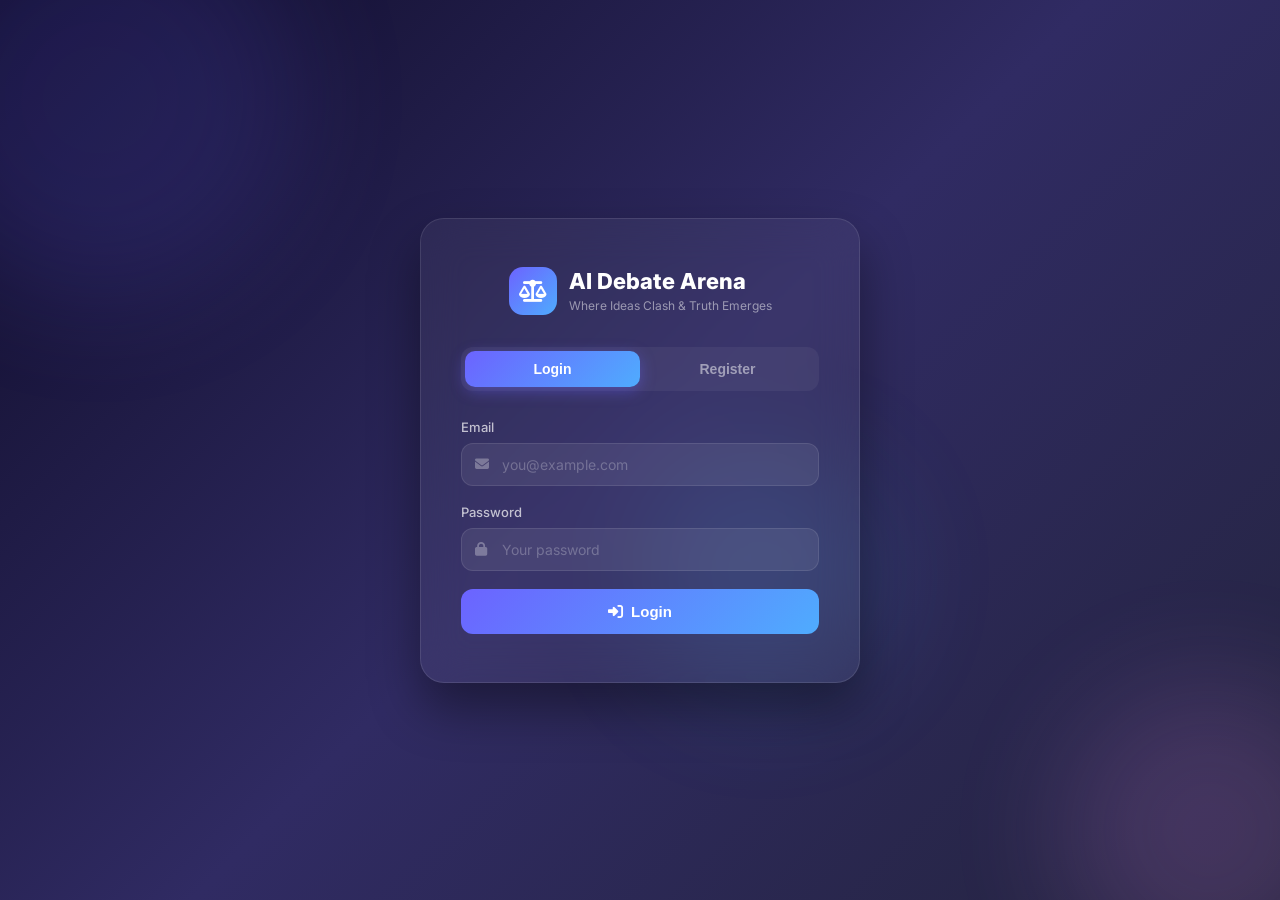
<file: static/login.html>
<!DOCTYPE html>
<html lang="en">
<head>
    <meta charset="UTF-8">
    <meta name="viewport" content="width=device-width, initial-scale=1.0">
    <title>AI Debate Arena – Login</title>
    <link href="https://fonts.googleapis.com/css2?family=Inter:wght@300;400;500;600;700;800&display=swap" rel="stylesheet">
    <link rel="stylesheet" href="https://cdnjs.cloudflare.com/ajax/libs/font-awesome/6.4.0/css/all.min.css">
    <style>
        *, *::before, *::after { box-sizing: border-box; margin: 0; padding: 0; }

        body {
            font-family: 'Inter', sans-serif;
            min-height: 100vh;
            background: linear-gradient(135deg, #0f0c29, #302b63, #24243e);
            display: flex;
            align-items: center;
            justify-content: center;
            overflow: hidden;
        }

        /* Floating background shapes */
        .bg-animation { position: fixed; inset: 0; pointer-events: none; z-index: 0; }
        .shape {
            position: absolute;
            border-radius: 50%;
            filter: blur(60px);
            opacity: 0.15;
            animation: float 8s ease-in-out infinite;
        }
        .shape-1 { width: 400px; height: 400px; background: #6c63ff; top: -100px; left: -100px; animation-delay: 0s; }
        .shape-2 { width: 300px; height: 300px; background: #f093fb; bottom: -80px; right: -80px; animation-delay: 2s; }
        .shape-3 { width: 250px; height: 250px; background: #4facfe; top: 50%; left: 50%; animation-delay: 4s; }
        @keyframes float {
            0%, 100% { transform: translateY(0) scale(1); }
            50% { transform: translateY(-30px) scale(1.05); }
        }

        .auth-card {
            position: relative;
            z-index: 1;
            background: rgba(255,255,255,0.05);
            backdrop-filter: blur(20px);
            border: 1px solid rgba(255,255,255,0.1);
            border-radius: 24px;
            padding: 48px 40px;
            width: 100%;
            max-width: 440px;
            box-shadow: 0 25px 50px rgba(0,0,0,0.4);
        }

        .logo {
            display: flex;
            align-items: center;
            gap: 12px;
            margin-bottom: 32px;
            justify-content: center;
        }
        .logo-icon {
            width: 48px; height: 48px;
            background: linear-gradient(135deg, #6c63ff, #4facfe);
            border-radius: 14px;
            display: flex; align-items: center; justify-content: center;
            font-size: 22px; color: white;
        }
        .logo-text h1 { font-size: 22px; font-weight: 800; color: white; }
        .logo-text span { font-size: 12px; color: rgba(255,255,255,0.5); }

        /* Tabs */
        .tabs {
            display: flex;
            background: rgba(255,255,255,0.05);
            border-radius: 12px;
            padding: 4px;
            margin-bottom: 28px;
        }
        .tab {
            flex: 1; padding: 10px;
            text-align: center; cursor: pointer;
            border-radius: 10px;
            font-size: 14px; font-weight: 600;
            color: rgba(255,255,255,0.5);
            transition: all 0.25s;
            border: none; background: transparent;
        }
        .tab.active {
            background: linear-gradient(135deg, #6c63ff, #4facfe);
            color: white;
            box-shadow: 0 4px 15px rgba(108,99,255,0.4);
        }

        /* Forms */
        .form-panel { display: none; }
        .form-panel.active { display: block; }

        .form-group { margin-bottom: 18px; }
        label {
            display: block;
            font-size: 13px; font-weight: 500;
            color: rgba(255,255,255,0.7);
            margin-bottom: 8px;
        }
        .input-wrap { position: relative; }
        .input-wrap i {
            position: absolute; left: 14px; top: 50%; transform: translateY(-50%);
            color: rgba(255,255,255,0.3); font-size: 14px;
        }
        input {
            width: 100%; padding: 12px 14px 12px 40px;
            background: rgba(255,255,255,0.07);
            border: 1px solid rgba(255,255,255,0.1);
            border-radius: 12px;
            color: white; font-size: 14px; font-family: 'Inter', sans-serif;
            transition: all 0.2s;
            outline: none;
        }
        input::placeholder { color: rgba(255,255,255,0.25); }
        input:focus {
            border-color: rgba(108,99,255,0.6);
            background: rgba(108,99,255,0.1);
            box-shadow: 0 0 0 3px rgba(108,99,255,0.15);
        }

        .btn-submit {
            width: 100%; padding: 14px;
            background: linear-gradient(135deg, #6c63ff, #4facfe);
            border: none; border-radius: 12px;
            color: white; font-size: 15px; font-weight: 700;
            cursor: pointer; margin-top: 8px;
            transition: all 0.2s;
            display: flex; align-items: center; justify-content: center; gap: 8px;
        }
        .btn-submit:hover { transform: translateY(-2px); box-shadow: 0 8px 25px rgba(108,99,255,0.4); }
        .btn-submit:active { transform: translateY(0); }
        .btn-submit:disabled { opacity: 0.6; cursor: not-allowed; transform: none; }

        .error-msg {
            background: rgba(239,68,68,0.15);
            border: 1px solid rgba(239,68,68,0.3);
            border-radius: 10px;
            padding: 10px 14px;
            color: #fca5a5; font-size: 13px;
            margin-bottom: 16px;
            display: none;
            align-items: center; gap: 8px;
        }
        .error-msg.show { display: flex; }

        .success-msg {
            background: rgba(34,197,94,0.15);
            border: 1px solid rgba(34,197,94,0.3);
            border-radius: 10px;
            padding: 10px 14px;
            color: #86efac; font-size: 13px;
            margin-bottom: 16px;
            display: none;
            align-items: center; gap: 8px;
        }
        .success-msg.show { display: flex; }

        .spinner { display: inline-block; animation: spin 1s linear infinite; }
        @keyframes spin { to { transform: rotate(360deg); } }
    </style>
</head>
<body>
    <div class="bg-animation">
        <div class="shape shape-1"></div>
        <div class="shape shape-2"></div>
        <div class="shape shape-3"></div>
    </div>

    <div class="auth-card">
        <div class="logo">
            <div class="logo-icon"><i class="fas fa-balance-scale"></i></div>
            <div class="logo-text">
                <h1>AI Debate Arena</h1>
                <span>Where Ideas Clash & Truth Emerges</span>
            </div>
        </div>

        <div class="tabs">
            <button class="tab active" onclick="switchTab('login')">Login</button>
            <button class="tab" onclick="switchTab('register')">Register</button>
        </div>

        <!-- Login Form -->
        <div class="form-panel active" id="loginPanel">
            <div class="error-msg" id="loginError"><i class="fas fa-exclamation-circle"></i><span id="loginErrorText"></span></div>
            <div class="form-group">
                <label>Email</label>
                <div class="input-wrap">
                    <i class="fas fa-envelope"></i>
                    <input type="email" id="loginEmail" placeholder="you@example.com" autocomplete="new-password" readonly onfocus="this.removeAttribute('readonly')" />
                </div>
            </div>
            <div class="form-group">
                <label>Password</label>
                <div class="input-wrap">
                    <i class="fas fa-lock"></i>
                    <input type="password" id="loginPassword" placeholder="Your password" autocomplete="new-password" readonly onfocus="this.removeAttribute('readonly')" />
                </div>
            </div>
            <button class="btn-submit" id="loginBtn" onclick="handleLogin()">
                <i class="fas fa-sign-in-alt"></i> Login
            </button>
        </div>

        <!-- Register Form -->
        <div class="form-panel" id="registerPanel">
            <div class="error-msg" id="registerError"><i class="fas fa-exclamation-circle"></i><span id="registerErrorText"></span></div>
            <div class="success-msg" id="registerSuccess"><i class="fas fa-check-circle"></i><span>Account created! Redirecting...</span></div>
            <div class="form-group">
                <label>Username</label>
                <div class="input-wrap">
                    <i class="fas fa-user"></i>
                    <input type="text" id="regUsername" placeholder="e.g. debater99" autocomplete="off" />
                </div>
            </div>
            <div class="form-group">
                <label>Email</label>
                <div class="input-wrap">
                    <i class="fas fa-envelope"></i>
                    <input type="email" id="regEmail" placeholder="you@example.com" autocomplete="off" />
                </div>
            </div>
            <div class="form-group">
                <label>Password <span style="color:rgba(255,255,255,0.35);font-size:12px;">(min 6 chars)</span></label>
                <div class="input-wrap">
                    <i class="fas fa-lock"></i>
                    <input type="password" id="regPassword" placeholder="Create a password" autocomplete="new-password" />
                </div>
            </div>
            <button class="btn-submit" id="registerBtn" onclick="handleRegister()">
                <i class="fas fa-user-plus"></i> Create Account
            </button>
        </div>
    </div>

    <script>
        // Redirect if already logged in
        if (localStorage.getItem('mads_token')) {
            window.location.href = '/debate';
        }

        function switchTab(tab) {
            document.querySelectorAll('.tab').forEach((t, i) => {
                t.classList.toggle('active', (i === 0 && tab === 'login') || (i === 1 && tab === 'register'));
            });
            document.getElementById('loginPanel').classList.toggle('active', tab === 'login');
            document.getElementById('registerPanel').classList.toggle('active', tab === 'register');
        }

        function showError(id, msg) {
            const el = document.getElementById(id);
            document.getElementById(id + 'Text').textContent = msg;
            el.classList.add('show');
        }
        function hideError(id) {
            document.getElementById(id).classList.remove('show');
        }

        async function handleLogin() {
            hideError('loginError');
            const email = document.getElementById('loginEmail').value.trim();
            const password = document.getElementById('loginPassword').value;
            if (!email || !password) { showError('loginError', 'Please fill in all fields'); return; }

            const btn = document.getElementById('loginBtn');
            btn.disabled = true;
            btn.innerHTML = '<i class="fas fa-circle-notch spinner"></i> Logging in...';

            try {
                const res = await fetch('/api/auth/login', {
                    method: 'POST',
                    headers: { 'Content-Type': 'application/json' },
                    body: JSON.stringify({ email, password })
                });
                const data = await res.json();
                if (!res.ok) throw new Error(data.detail || 'Login failed');
                localStorage.setItem('mads_token', data.token);
                localStorage.setItem('mads_username', data.username);
                window.location.href = '/debate';
            } catch (e) {
                showError('loginError', e.message);
                btn.disabled = false;
                btn.innerHTML = '<i class="fas fa-sign-in-alt"></i> Login';
            }
        }

        async function handleRegister() {
            hideError('registerError');
            document.getElementById('registerSuccess').classList.remove('show');
            const username = document.getElementById('regUsername').value.trim();
            const email = document.getElementById('regEmail').value.trim();
            const password = document.getElementById('regPassword').value;
            if (!username || !email || !password) { showError('registerError', 'Please fill in all fields'); return; }

            const btn = document.getElementById('registerBtn');
            btn.disabled = true;
            btn.innerHTML = '<i class="fas fa-circle-notch spinner"></i> Creating account...';

            try {
                const res = await fetch('/api/auth/register', {
                    method: 'POST',
                    headers: { 'Content-Type': 'application/json' },
                    body: JSON.stringify({ username, email, password })
                });
                const data = await res.json();
                if (!res.ok) throw new Error(data.detail || 'Registration failed');
                localStorage.setItem('mads_token', data.token);
                localStorage.setItem('mads_username', data.username);
                document.getElementById('registerSuccess').classList.add('show');
                setTimeout(() => window.location.href = '/debate', 1200);
            } catch (e) {
                showError('registerError', e.message);
                btn.disabled = false;
                btn.innerHTML = '<i class="fas fa-user-plus"></i> Create Account';
            }
        }

        // Enter key support
        document.addEventListener('keydown', e => {
            if (e.key === 'Enter') {
                if (document.getElementById('loginPanel').classList.contains('active')) handleLogin();
                else handleRegister();
            }
        });
      // Clear autofilled values on load
  window.addEventListener('load', function() {
    setTimeout(function() {
      ['loginEmail','loginPassword','regUsername','regEmail','regPassword'].forEach(function(id) {
        var el = document.getElementById(id);
        if (el) el.value = '';
      });
    }, 100);
  });
</script>
</body>
</html>
</file>
